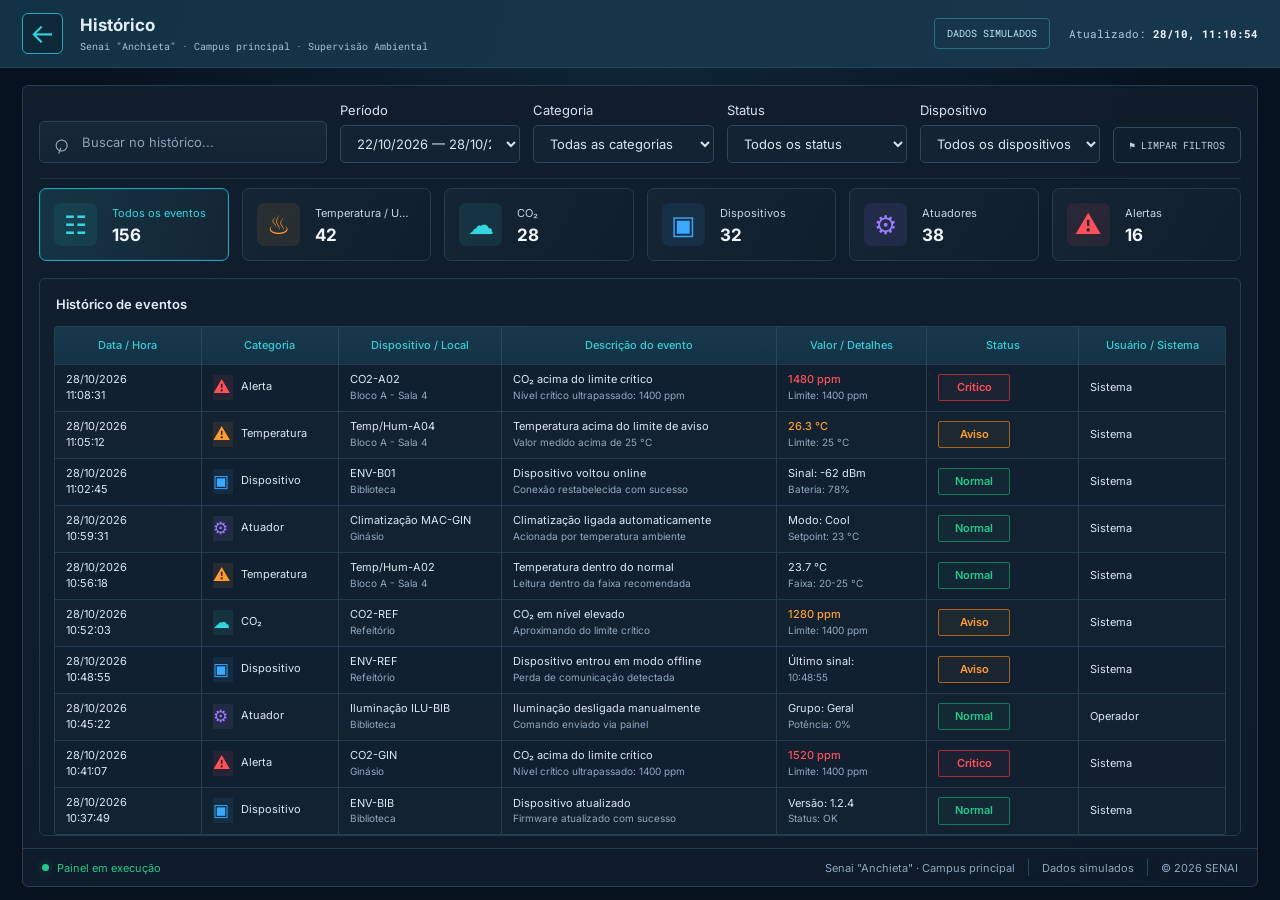
<file: historico.html>
<!DOCTYPE html>
<html lang="pt-BR">
<head>
    <meta charset="UTF-8">
    <meta name="viewport" content="width=device-width, initial-scale=1.0">
    <title>Histórico | Atmosfera 4.0</title>
    <link rel="stylesheet" href="CSS/historico.css">
</head>

<body>

    <!-- CABEÇALHO -->
    <header class="barra_superior">
        <div class="cabecalho_titulo">
            <button class="botao_voltar" onclick="window.location.href='index.html'">
                ←
            </button>

            <div>
                <h1>Histórico</h1>
                <p class="subtitulo">
                    Senai "Anchieta" · Campus principal · Supervisão Ambiental
                </p>
            </div>
        </div>

        <div class="metadados_superiores">
            <span class="dados_simulados">DADOS SIMULADOS</span>
            <span>Atualizado: <strong>28/10, 11:10:54</strong></span>
        </div>
    </header>

    <!-- CONTEÚDO PRINCIPAL -->
    <main class="pagina">
        <section class="painel">

            <!-- FILTROS -->
            <div class="filtros">
                <label class="campo_busca">
                    <span class="icone_busca">⌕</span>
                    <input
                        id="campoBusca"
                        type="search"
                        placeholder="Buscar no histórico..."
                    >
                </label>

                <label class="campo_filtro">
                    Período
                    <select>
                        <option>22/10/2026 — 28/10/2026</option>
                        <option>Últimas 24 horas</option>
                        <option>Últimos 7 dias</option>
                        <option>Últimos 30 dias</option>
                    </select>
                </label>

                <label class="campo_filtro">
                    Categoria
                    <select id="filtroCategoria">
                        <option value="">Todas as categorias</option>
                        <option>Alerta</option>
                        <option>Temperatura</option>
                        <option>Dispositivo</option>
                        <option>Atuador</option>
                        <option>CO₂</option>
                    </select>
                </label>

                <label class="campo_filtro">
                    Status
                    <select id="filtroStatus">
                        <option value="">Todos os status</option>
                        <option>Crítico</option>
                        <option>Aviso</option>
                        <option>Normal</option>
                    </select>
                </label>

                <label class="campo_filtro">
                    Dispositivo
                    <select>
                        <option>Todos os dispositivos</option>
                        <option>Bloco A - Sala 4</option>
                        <option>Biblioteca</option>
                        <option>Ginásio</option>
                        <option>Refeitório</option>
                    </select>
                </label>

                <button class="botao_limpar" id="limparFiltros">
                    ⚑ LIMPAR FILTROS
                </button>
            </div>

            <!-- CARDS DE INDICADORES -->
            <div class="grade_resumo">

                <button class="cartao_resumo ativo" data-category="">
                    <span class="icone_resumo ciano">☷</span>
                    <span class="texto_resumo">
                        <span>Todos os eventos</span>
                        <strong>156</strong>
                    </span>
                </button>

                <button class="cartao_resumo" data-category="Temperatura">
                    <span class="icone_resumo laranja">♨</span>
                    <span class="texto_resumo">
                        <span>Temperatura / Umidade</span>
                        <strong>42</strong>
                    </span>
                </button>

                <button class="cartao_resumo" data-category="CO₂">
                    <span class="icone_resumo ciano">☁</span>
                    <span class="texto_resumo">
                        <span>CO₂</span>
                        <strong>28</strong>
                    </span>
                </button>

                <button class="cartao_resumo" data-category="Dispositivo">
                    <span class="icone_resumo azul">▣</span>
                    <span class="texto_resumo">
                        <span>Dispositivos</span>
                        <strong>32</strong>
                    </span>
                </button>

                <button class="cartao_resumo" data-category="Atuador">
                    <span class="icone_resumo roxo">⚙</span>
                    <span class="texto_resumo">
                        <span>Atuadores</span>
                        <strong>38</strong>
                    </span>
                </button>

                <button class="cartao_resumo" data-category="Alerta">
                    <span class="icone_resumo vermelho">⚠</span>
                    <span class="texto_resumo">
                        <span>Alertas</span>
                        <strong>16</strong>
                    </span>
                </button>

            </div>

            <!-- TABELA DE HISTÓRICO -->
            <section class="cartao_historico">
                <h2>Histórico de eventos</h2>

                <div class="area_tabela">
                    <table>
                        <thead>
                            <tr>
                                <th>Data / Hora</th>
                                <th>Categoria</th>
                                <th>Dispositivo / Local</th>
                                <th>Descrição do evento</th>
                                <th>Valor / Detalhes</th>
                                <th>Status</th>
                                <th>Usuário / Sistema</th>
                            </tr>
                        </thead>

                        <tbody id="linhasEventos">

                            <tr data-category="Alerta" data-status="Crítico">
                                <td>28/10/2026<br>11:08:31</td>
                                <td>
                                    <span class="icone_tipo vermelho">⚠</span>
                                    Alerta
                                </td>
                                <td>
                                    CO2-A02
                                    <small>Bloco A - Sala 4</small>
                                </td>
                                <td>
                                    CO₂ acima do limite crítico
                                    <small>Nível crítico ultrapassado: 1400 ppm</small>
                                </td>
                                <td>
                                    <b class="texto_vermelho">1480 ppm</b>
                                    <small>Limite: 1400 ppm</small>
                                </td>
                                <td>
                                    <span class="status_evento critico">Crítico</span>
                                </td>
                                <td>Sistema</td>
                            </tr>

                            <tr data-category="Temperatura" data-status="Aviso">
                                <td>28/10/2026<br>11:05:12</td>
                                <td>
                                    <span class="icone_tipo laranja">⚠</span>
                                    Temperatura
                                </td>
                                <td>
                                    Temp/Hum-A04
                                    <small>Bloco A - Sala 4</small>
                                </td>
                                <td>
                                    Temperatura acima do limite de aviso
                                    <small>Valor medido acima de 25 °C</small>
                                </td>
                                <td>
                                    <b class="texto_laranja">26.3 °C</b>
                                    <small>Limite: 25 °C</small>
                                </td>
                                <td>
                                    <span class="status_evento aviso">Aviso</span>
                                </td>
                                <td>Sistema</td>
                            </tr>

                            <tr data-category="Dispositivo" data-status="Normal">
                                <td>28/10/2026<br>11:02:45</td>
                                <td>
                                    <span class="icone_tipo azul">▣</span>
                                    Dispositivo
                                </td>
                                <td>
                                    ENV-B01
                                    <small>Biblioteca</small>
                                </td>
                                <td>
                                    Dispositivo voltou online
                                    <small>Conexão restabelecida com sucesso</small>
                                </td>
                                <td>
                                    Sinal: -62 dBm
                                    <small>Bateria: 78%</small>
                                </td>
                                <td>
                                    <span class="status_evento normal">Normal</span>
                                </td>
                                <td>Sistema</td>
                            </tr>

                            <tr data-category="Atuador" data-status="Normal">
                                <td>28/10/2026<br>10:59:31</td>
                                <td>
                                    <span class="icone_tipo roxo">⚙</span>
                                    Atuador
                                </td>
                                <td>
                                    Climatização MAC-GIN
                                    <small>Ginásio</small>
                                </td>
                                <td>
                                    Climatização ligada automaticamente
                                    <small>Acionada por temperatura ambiente</small>
                                </td>
                                <td>
                                    Modo: Cool
                                    <small>Setpoint: 23 °C</small>
                                </td>
                                <td>
                                    <span class="status_evento normal">Normal</span>
                                </td>
                                <td>Sistema</td>
                            </tr>

                            <tr data-category="Temperatura" data-status="Normal">
                                <td>28/10/2026<br>10:56:18</td>
                                <td>
                                    <span class="icone_tipo laranja">⚠</span>
                                    Temperatura
                                </td>
                                <td>
                                    Temp/Hum-A02
                                    <small>Bloco A - Sala 4</small>
                                </td>
                                <td>
                                    Temperatura dentro do normal
                                    <small>Leitura dentro da faixa recomendada</small>
                                </td>
                                <td>
                                    23.7 °C
                                    <small>Faixa: 20-25 °C</small>
                                </td>
                                <td>
                                    <span class="status_evento normal">Normal</span>
                                </td>
                                <td>Sistema</td>
                            </tr>

                            <tr data-category="CO₂" data-status="Aviso">
                                <td>28/10/2026<br>10:52:03</td>
                                <td>
                                    <span class="icone_tipo ciano">☁</span>
                                    CO₂
                                </td>
                                <td>
                                    CO2-REF
                                    <small>Refeitório</small>
                                </td>
                                <td>
                                    CO₂ em nível elevado
                                    <small>Aproximando do limite crítico</small>
                                </td>
                                <td>
                                    <b class="texto_laranja">1280 ppm</b>
                                    <small>Limite: 1400 ppm</small>
                                </td>
                                <td>
                                    <span class="status_evento aviso">Aviso</span>
                                </td>
                                <td>Sistema</td>
                            </tr>

                            <tr data-category="Dispositivo" data-status="Aviso">
                                <td>28/10/2026<br>10:48:55</td>
                                <td>
                                    <span class="icone_tipo azul">▣</span>
                                    Dispositivo
                                </td>
                                <td>
                                    ENV-REF
                                    <small>Refeitório</small>
                                </td>
                                <td>
                                    Dispositivo entrou em modo offline
                                    <small>Perda de comunicação detectada</small>
                                </td>
                                <td>
                                    Último sinal:
                                    <small>10:48:55</small>
                                </td>
                                <td>
                                    <span class="status_evento aviso">Aviso</span>
                                </td>
                                <td>Sistema</td>
                            </tr>

                            <tr data-category="Atuador" data-status="Normal">
                                <td>28/10/2026<br>10:45:22</td>
                                <td>
                                    <span class="icone_tipo roxo">⚙</span>
                                    Atuador
                                </td>
                                <td>
                                    Iluminação ILU-BIB
                                    <small>Biblioteca</small>
                                </td>
                                <td>
                                    Iluminação desligada manualmente
                                    <small>Comando enviado via painel</small>
                                </td>
                                <td>
                                    Grupo: Geral
                                    <small>Potência: 0%</small>
                                </td>
                                <td>
                                    <span class="status_evento normal">Normal</span>
                                </td>
                                <td>Operador</td>
                            </tr>

                            <tr data-category="Alerta" data-status="Crítico">
                                <td>28/10/2026<br>10:41:07</td>
                                <td>
                                    <span class="icone_tipo vermelho">⚠</span>
                                    Alerta
                                </td>
                                <td>
                                    CO2-GIN
                                    <small>Ginásio</small>
                                </td>
                                <td>
                                    CO₂ acima do limite crítico
                                    <small>Nível crítico ultrapassado: 1400 ppm</small>
                                </td>
                                <td>
                                    <b class="texto_vermelho">1520 ppm</b>
                                    <small>Limite: 1400 ppm</small>
                                </td>
                                <td>
                                    <span class="status_evento critico">Crítico</span>
                                </td>
                                <td>Sistema</td>
                            </tr>

                            <tr data-category="Dispositivo" data-status="Normal">
                                <td>28/10/2026<br>10:37:49</td>
                                <td>
                                    <span class="icone_tipo azul">▣</span>
                                    Dispositivo
                                </td>
                                <td>
                                    ENV-BIB
                                    <small>Biblioteca</small>
                                </td>
                                <td>
                                    Dispositivo atualizado
                                    <small>Firmware atualizado com sucesso</small>
                                </td>
                                <td>
                                    Versão: 1.2.4
                                    <small>Status: OK</small>
                                </td>
                                <td>
                                    <span class="status_evento normal">Normal</span>
                                </td>
                                <td>Sistema</td>
                            </tr>

                        </tbody>
                    </table>
                </div>

                <!-- PAGINAÇÃO -->
                
            </section>

            <!-- RODAPÉ -->
            <footer class="barra_inferior">
                <span class="em_execucao">
                    <i></i>
                    Painel em execução
                </span>

                <div>
                    <span>Senai "Anchieta" · Campus principal</span>
                    <b></b>
                    <span>Dados simulados</span>
                    <b></b>
                    <span>© 2026 SENAI</span>
                </div>
            </footer>

        </section>
    </main>

</body>
</html>
</file>
<file: CSS/historico.css>
@import url('https://fonts.googleapis.com/css2?family=Inter:wght@400;500;600;700&family=Roboto+Mono:wght@400;500&display=swap');

/* CONFIGURAÇÕES GERAIS */
:root {
    --bg: #081321;
    --panel: #0e1c2b;
    --panel-light: #122536;
    --border: #263d51;
    --border-soft: #203548;
    --text: #e3edf7;
    --muted: #91a9c1;
    --cyan: #35d5df;
    --blue: #38a9ff;
    --orange: #ff9b32;
    --red: #ff4f59;
    --green: #25c88a;
    --purple: #9a7bff;
}

* {
    box-sizing: border-box;
}

body {
    margin: 0;
    min-height: 100vh;
    background: radial-gradient(
        ellipse at 50% 0%,
        #11263a 0,
        var(--bg) 60%
    );
    color: var(--text);
    font-family: 'Inter', Arial, sans-serif;
    font-size: 13px;
}

button,
input,
select {
    font: inherit;
}

button,
select {
    cursor: pointer;
}

/* CABEÇALHO */
.barra_superior {
    min-height: 68px;
    padding: 12px 22px;
    display: flex;
    align-items: center;
    justify-content: space-between;
    gap: 24px;
    background: linear-gradient(105deg, #123346, #17364b);
    border-bottom: 1px solid #24455a;
}

.cabecalho_titulo {
    display: flex;
    align-items: center;
    gap: 17px;
    min-width: 0;
}

.botao_voltar {
    width: 41px;
    height: 41px;
    flex: 0 0 41px;
    color: var(--cyan);
    background: rgba(8, 24, 39, 0.42);
    border: 1px solid #2aa8b9;
    border-radius: 6px;
    font-size: 27px;
    line-height: 1;
    transition: 0.2s;
}

.botao_voltar:hover {
    background: rgba(53, 213, 223, 0.12);
}

h1 {
    font-size: 17px;
    margin: 0 0 5px;
    font-weight: 700;
}

.subtitulo {
    margin: 0;
    color: #a9bfd2;
    font: 10px 'Roboto Mono', monospace;
}

.metadados_superiores {
    display: flex;
    align-items: center;
    gap: 19px;
    color: #b5c9dc;
    white-space: nowrap;
    font: 11px 'Roboto Mono', monospace;
}

.metadados_superiores strong {
    color: #eaf3fb;
}

.dados_simulados {
    padding: 8px 12px;
    border: 1px solid #2c6e83;
    border-radius: 4px;
    color: #b6e9f2;
    font-size: 10px;
}

/* ÁREA PRINCIPAL */
.pagina {
    padding: 17px 22px 10px;
}

.painel {
    width: 100%;
    padding: 16px 16px 0;
    background: linear-gradient(
        145deg,
        rgba(17, 30, 45, 0.94),
        rgba(13, 27, 42, 0.97)
    );
    border: 1px solid var(--border);
    border-radius: 6px;
    box-shadow: 0 12px 30px rgba(0, 0, 0, 0.14);
}

/* FILTROS */
.filtros {
    display: grid;
    grid-template-columns:
        minmax(190px, 1.6fr)
        repeat(4, minmax(135px, 1fr))
        auto;
    align-items: end;
    gap: 13px;
    padding-bottom: 15px;
    border-bottom: 1px solid #1d3042;
}

.campo_busca {
    height: 42px;
    display: flex;
    align-items: center;
    gap: 12px;
    padding: 0 12px;
    border: 1px solid #2b4156;
    border-radius: 5px;
    background: linear-gradient(#172738, #142434);
    min-width: 0;
}

.icone_busca {
    color: #9db2c8;
    font-size: 26px;
    line-height: 1;
    transform: rotate(-25deg);
}

.campo_busca input {
    min-width: 0;
    width: 100%;
    border: 0;
    outline: 0;
    color: var(--text);
    background: transparent;
}

input::placeholder {
    color: #8ca2b8;
}

.campo_filtro {
    display: flex;
    flex-direction: column;
    gap: 7px;
    color: #d5e2ee;
    white-space: nowrap;
}

select {
    min-width: 0;
    width: 100%;
    height: 38px;
    padding: 0 12px;
    color: #d7e4f0;
    background: #142333;
    border: 1px solid #30465b;
    border-radius: 5px;
    outline: none;
}

select:focus,
input:focus {
    border-color: #38a9c2;
}

.botao_limpar {
    height: 36px;
    padding: 0 15px;
    white-space: nowrap;
    color: #bed0df;
    background: #101f2e;
    border: 1px solid #354b60;
    border-radius: 5px;
    font: 10px 'Roboto Mono', monospace;
}

.botao_limpar:hover {
    border-color: var(--cyan);
    color: var(--cyan);
}

/* CARDS DE INDICADORES */
.grade_resumo {
    display: grid;
    grid-template-columns: repeat(6, minmax(0, 1fr));
    gap: 13px;
    padding: 9px 0 17px;
}

.cartao_resumo {
    display: flex;
    align-items: center;
    gap: 15px;
    min-width: 0;
    min-height: 73px;
    padding: 12px 14px;
    text-align: left;
    color: var(--text);
    border: 1px solid #253b4f;
    border-radius: 7px;
    background: linear-gradient(120deg, #152535, #101e2c);
    transition: border-color 0.18s, background 0.18s;
}

.cartao_resumo:hover {
    border-color: #36748a;
}

.cartao_resumo.ativo {
    border-color: #1ca6b7;
    background: linear-gradient(110deg, #153544, #142535);
    box-shadow: inset 0 0 0 1px rgba(37, 197, 213, 0.1);
}

.icone_resumo {
    width: 43px;
    height: 43px;
    flex: 0 0 43px;
    display: grid;
    place-items: center;
    border-radius: 7px;
    font-size: 26px;
    background: rgba(255, 255, 255, 0.05);
}

.ciano {
    color: var(--cyan);
    background-color: rgba(53, 213, 223, 0.09);
}

.azul {
    color: var(--blue);
    background-color: rgba(56, 169, 255, 0.09);
}

.laranja {
    color: var(--orange);
    background-color: rgba(255, 155, 50, 0.09);
}

.vermelho {
    color: var(--red);
    background-color: rgba(255, 79, 89, 0.09);
}

.roxo {
    color: var(--purple);
    background-color: rgba(154, 123, 255, 0.1);
}

.texto_resumo {
    min-width: 0;
    display: flex;
    flex-direction: column;
    gap: 7px;
}

.texto_resumo > span {
    font-size: 11px;
    color: #c5d6e5;
    white-space: nowrap;
    overflow: hidden;
    text-overflow: ellipsis;
}

.cartao_resumo.ativo .texto_resumo > span {
    color: var(--cyan);
}

.texto_resumo strong {
    color: #f1f6fb;
    font-size: 17px;
    line-height: 1;
}

/* TABELA DE HISTÓRICO */
.cartao_historico {
    padding: 17px 14px 0;
    border: 1px solid #253c50;
    border-radius: 6px;
    background: rgba(16, 31, 46, 0.65);
}

.cartao_historico h2 {
    margin: 0 0 14px 2px;
    font-size: 13px;
    font-weight: 600;
}

.area_tabela {
    overflow-x: auto;
    border: 1px solid #263e52;
    border-radius: 3px;
}

table {
    width: 100%;
    min-width: 1050px;
    border-collapse: collapse;
    table-layout: fixed;
    font-size: 11px;
}

thead {
    background: linear-gradient(#17384b, #153245);
    color: #39cbd7;
}

th {
    height: 37px;
    padding: 8px 12px;
    font-weight: 500;
    border-right: 1px solid #29475a;
    text-align: center;
    white-space: nowrap;
}

th:nth-child(1) { width: 12.5%; }
th:nth-child(2) { width: 11.7%; }
th:nth-child(3) { width: 14%; }
th:nth-child(4) { width: 23.5%; }
th:nth-child(5) { width: 12.8%; }
th:nth-child(6) { width: 13%; }
th:nth-child(7) { width: 12.5%; }

td {
    height: 47px;
    padding: 7px 11px;
    border-top: 1px solid #263c50;
    border-right: 1px solid #263c50;
    color: #dce7f2;
    vertical-align: middle;
    line-height: 1.45;
}

td:last-child,
th:last-child {
    border-right: 0;
}

tbody tr {
    background: rgba(19, 35, 51, 0.48);
}

tbody tr:nth-child(even) {
    background: rgba(23, 39, 55, 0.52);
}

tbody tr:hover {
    background: rgba(37, 73, 94, 0.35);
}

td small {
    display: block;
    color: #91a9c1;
    font-size: 10px;
    line-height: 1.45;
}

.icone_tipo {
    display: inline-grid;
    width: 20px;
    margin-right: 5px;
    font-size: 17px;
    vertical-align: middle;
}

.status_evento {
    display: inline-block;
    min-width: 72px;
    padding: 5px 12px;
    text-align: center;
    border: 1px solid;
    border-radius: 2px;
    font-weight: 600;
}

.status_evento.critico {
    color: var(--red);
    border-color: #a92f3a;
    background: rgba(255, 79, 89, 0.045);
}

.status_evento.aviso {
    color: var(--orange);
    border-color: #a9641d;
    background: rgba(255, 155, 50, 0.045);
}

.status_evento.normal {
    color: var(--green);
    border-color: #147b5b;
    background: rgba(37, 200, 138, 0.045);
}

.texto_vermelho {
    color: var(--red);
    font-weight: 500;
}

.texto_laranja {
    color: var(--orange);
    font-weight: 500;
}

/* PAGINAÇÃO */
.rodape_tabela {
    min-height: 59px;
    display: grid;
    grid-template-columns: 1fr auto 1fr;
    align-items: center;
    gap: 14px;
    color: #91a9c1;
    font-size: 11px;
}

.paginacao {
    display: flex;
    align-items: center;
    gap: 4px;
}

.paginacao button {
    min-width: 40px;
    height: 36px;
    color: #d5e2ee;
    background: #101e2c;
    border: 1px solid #263b4f;
    border-radius: 3px;
}

.paginacao button:hover,
.paginacao button.pagina_atual {
    background: #1b4563;
    border-color: #24506d;
}

.paginacao span {
    padding: 0 8px;
}

.tamanho_pagina {
    justify-self: end;
    display: flex;
    align-items: center;
    gap: 10px;
    white-space: nowrap;
}

.tamanho_pagina select {
    width: 70px;
    height: 35px;
}

/* RODAPÉ */
.barra_inferior {
    min-height: 38px;
    margin: 12px -16px 0;
    padding: 0 19px;
    border-top: 1px solid #263b4e;
    display: flex;
    align-items: center;
    justify-content: space-between;
    gap: 16px;
    color: #8fa8bf;
    font-size: 11px;
}

.barra_inferior > div {
    display: flex;
    align-items: center;
    gap: 13px;
}

.barra_inferior b {
    width: 1px;
    height: 17px;
    background: #304457;
}

.em_execucao {
    color: var(--green);
    display: flex;
    align-items: center;
    gap: 8px;
    white-space: nowrap;
}

.em_execucao i {
    width: 7px;
    height: 7px;
    border-radius: 50%;
    background: var(--green);
    box-shadow: 0 0 8px rgba(37, 200, 138, 0.35);
}
</file>
